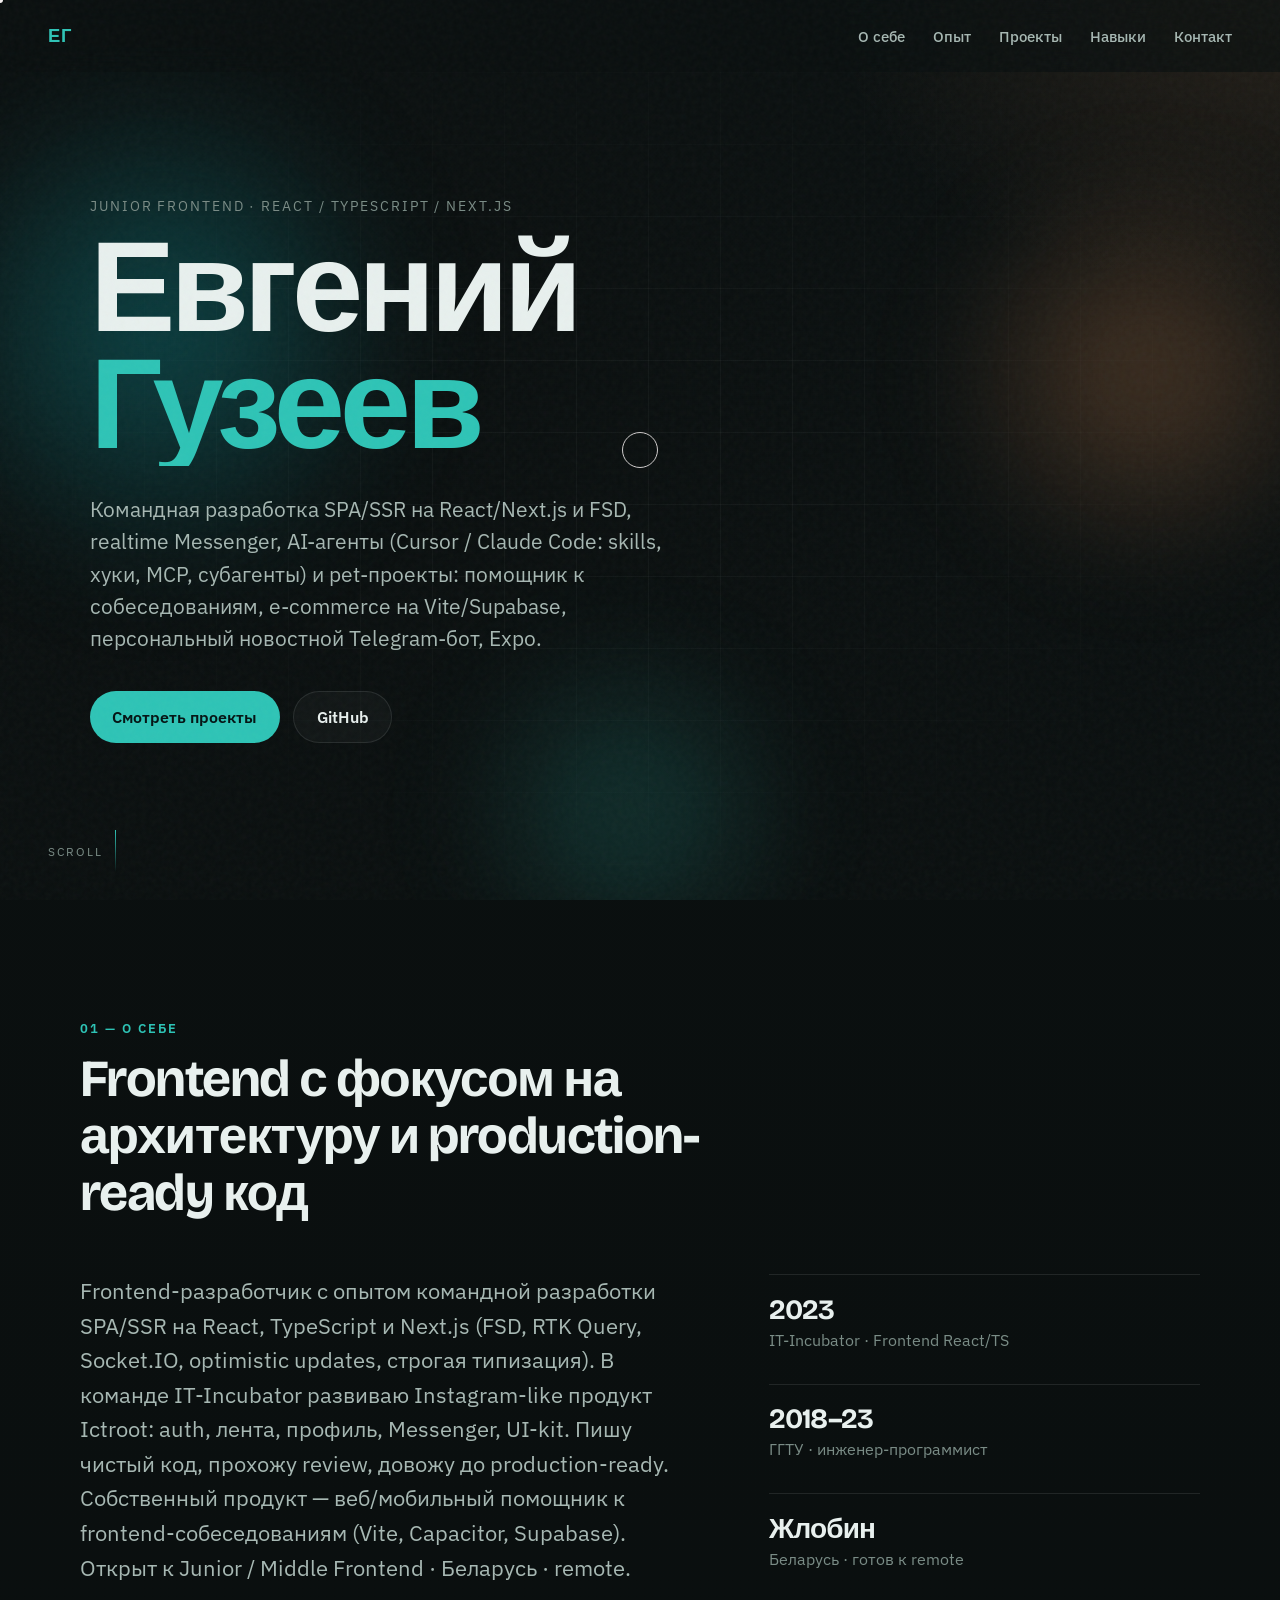
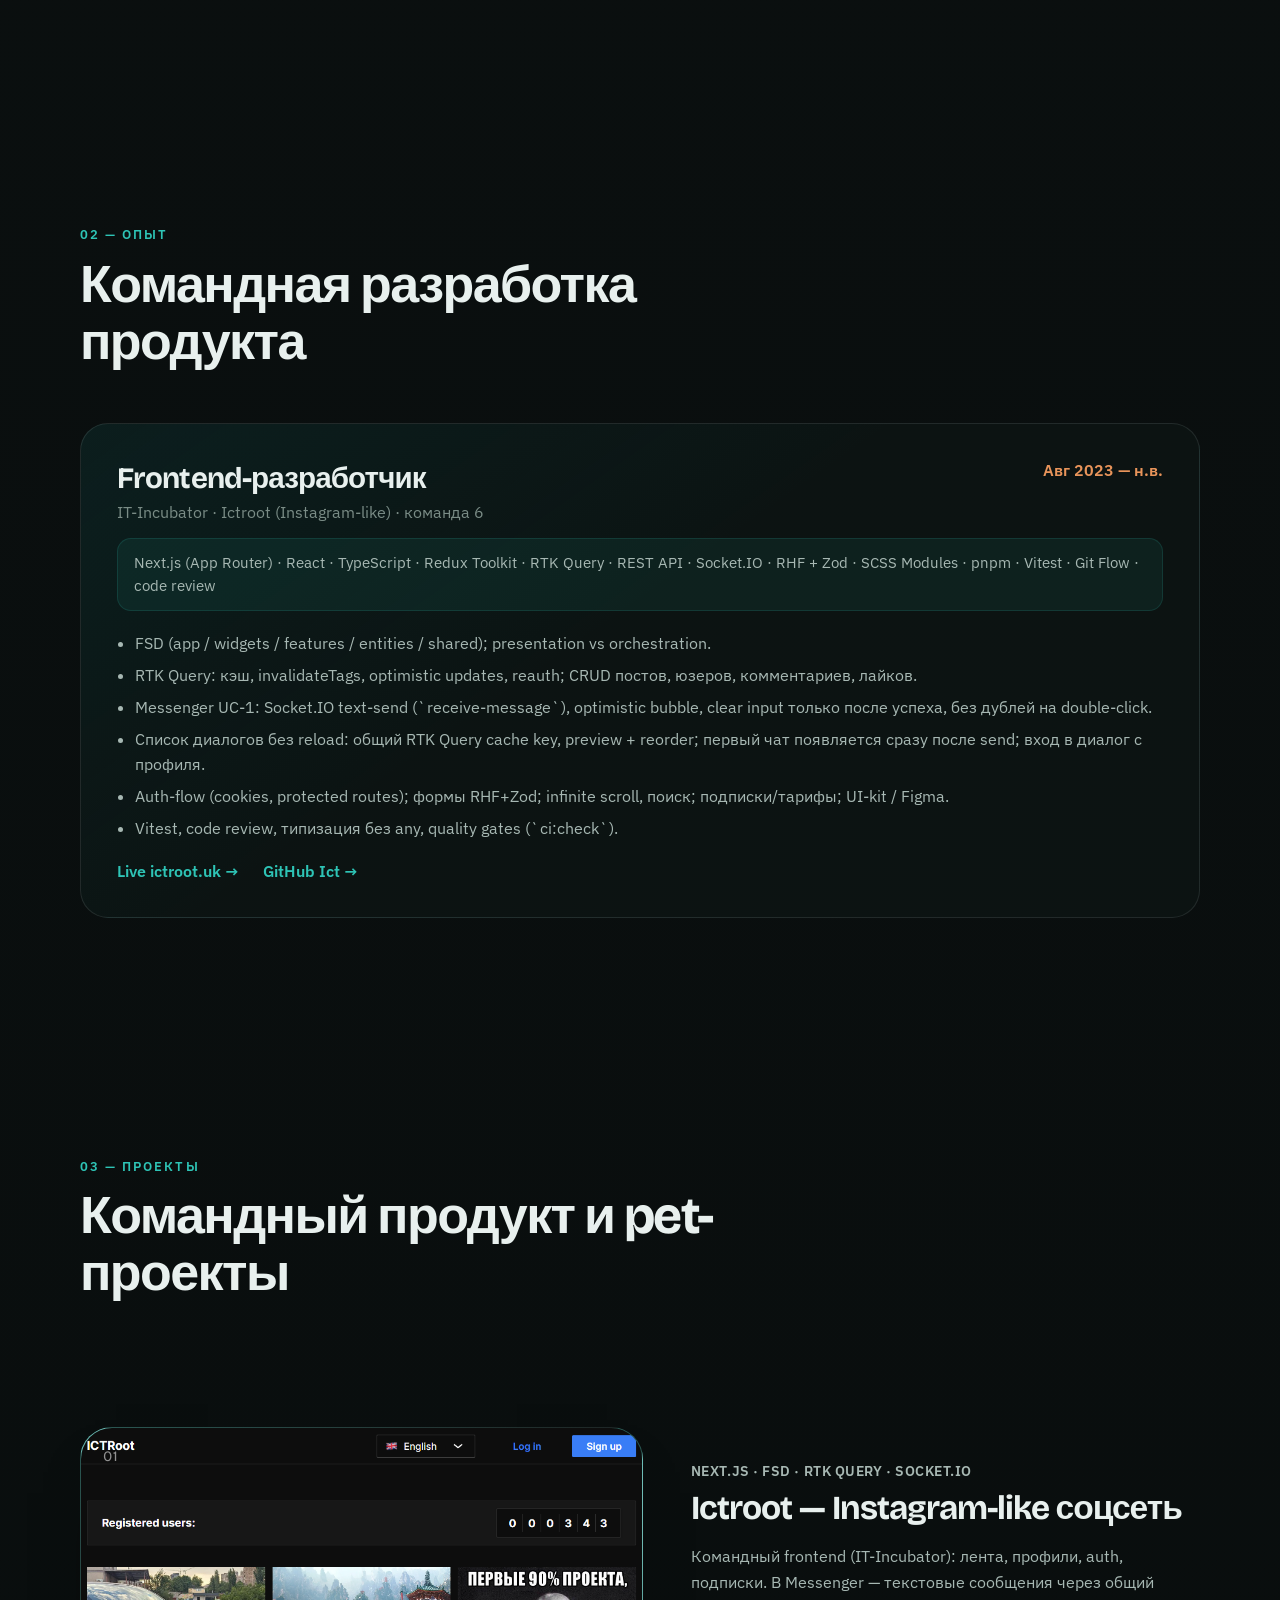
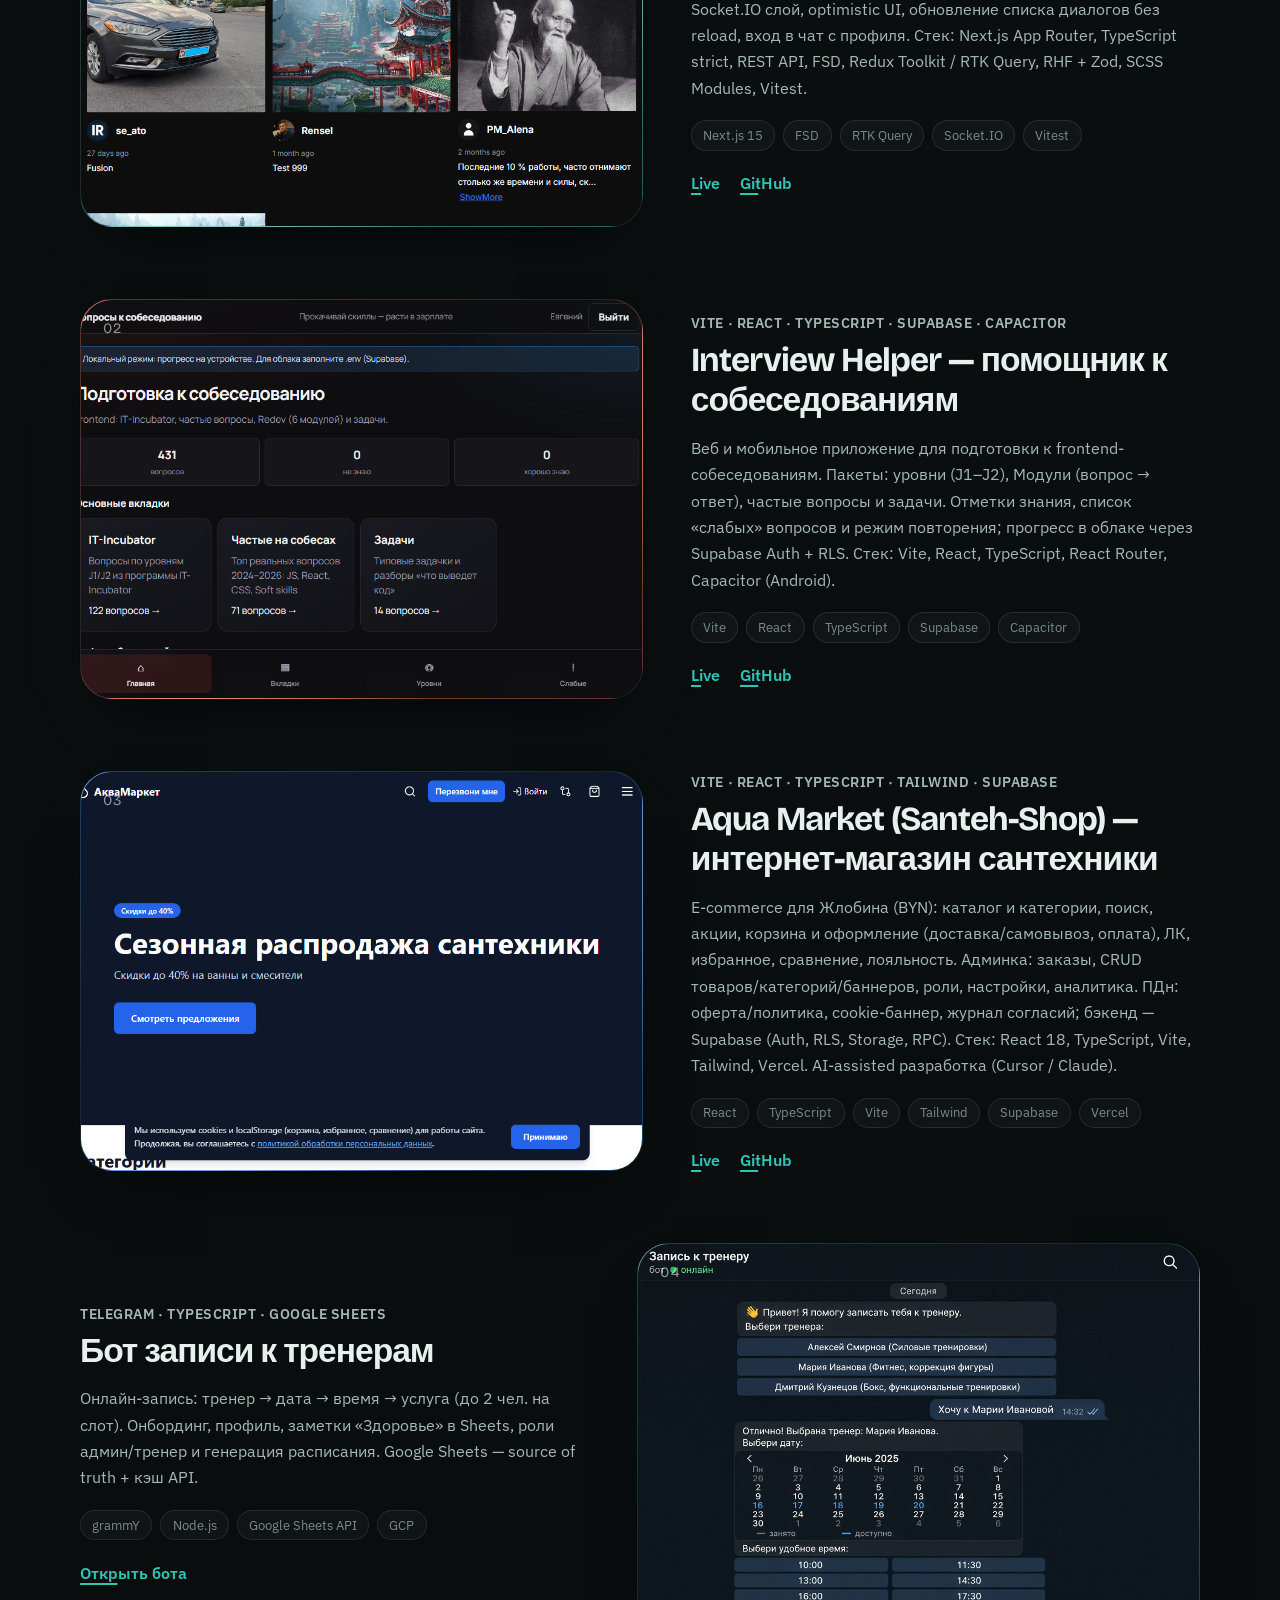
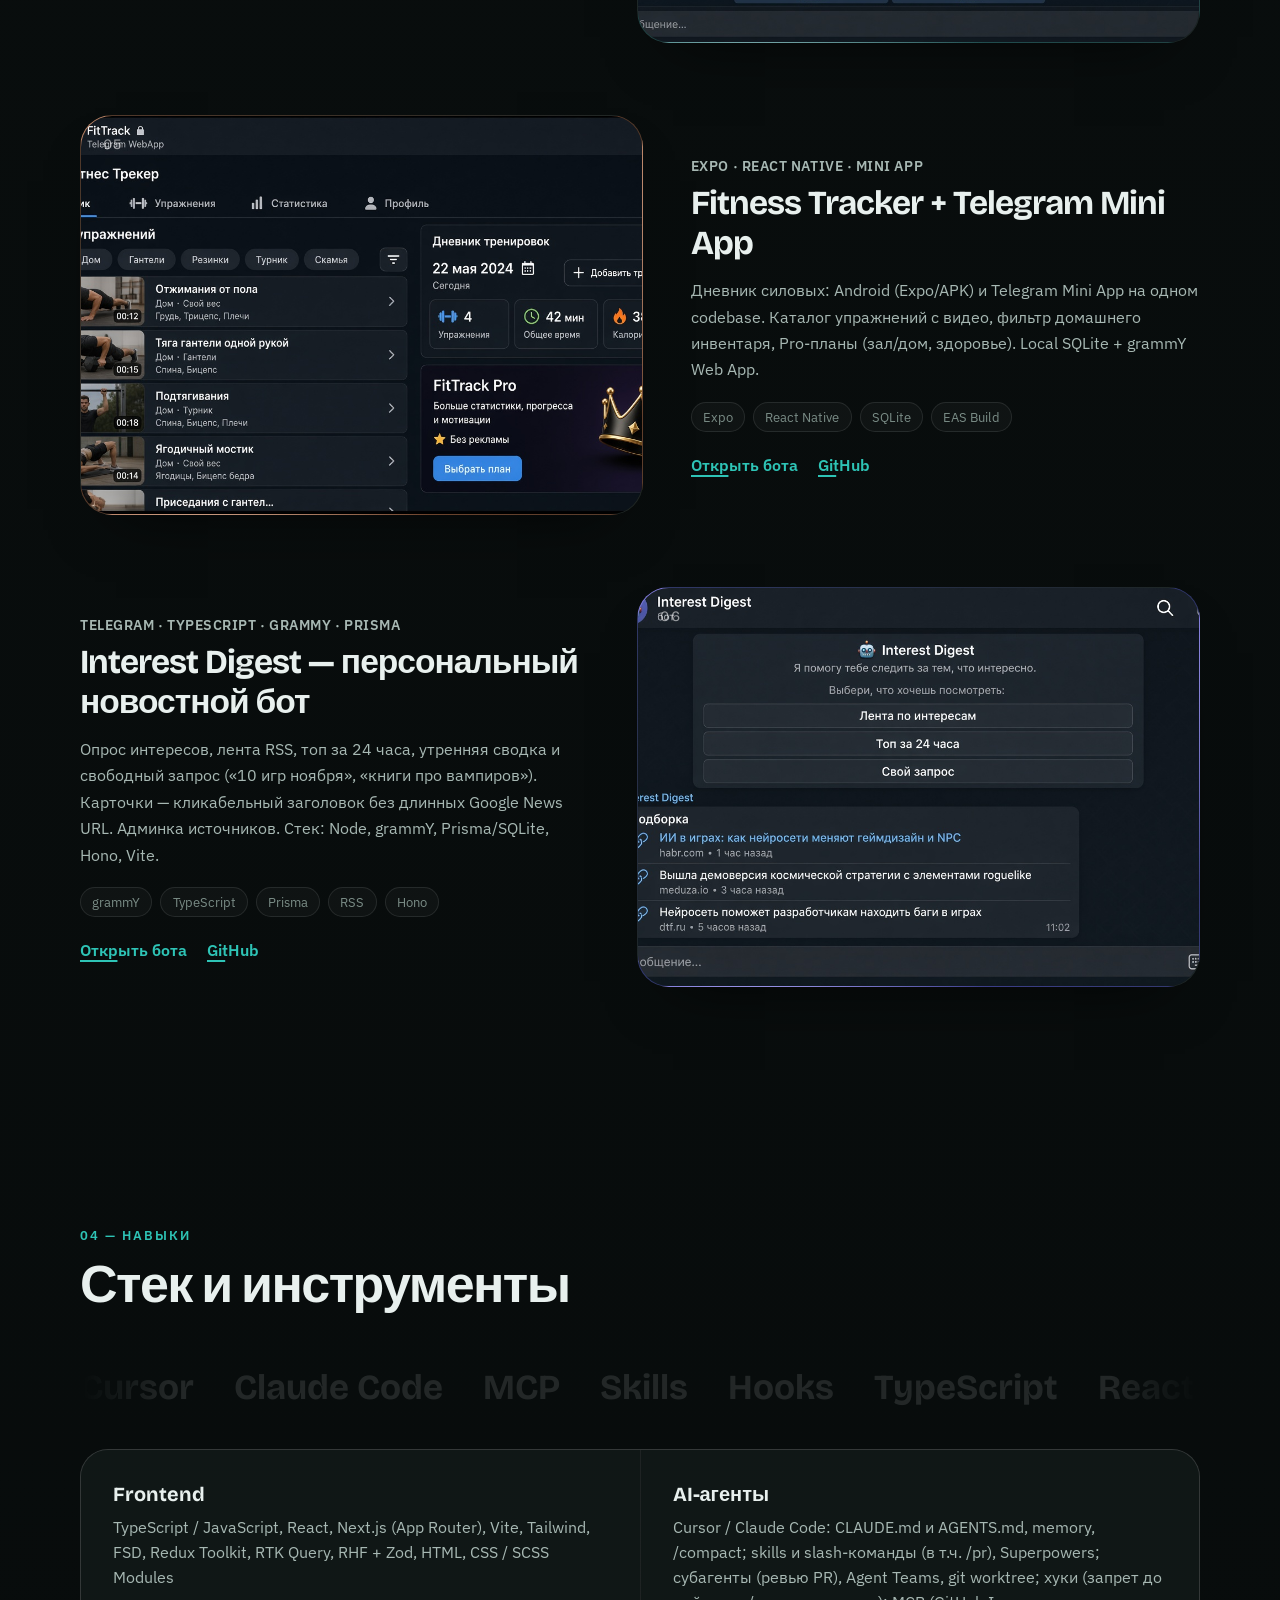
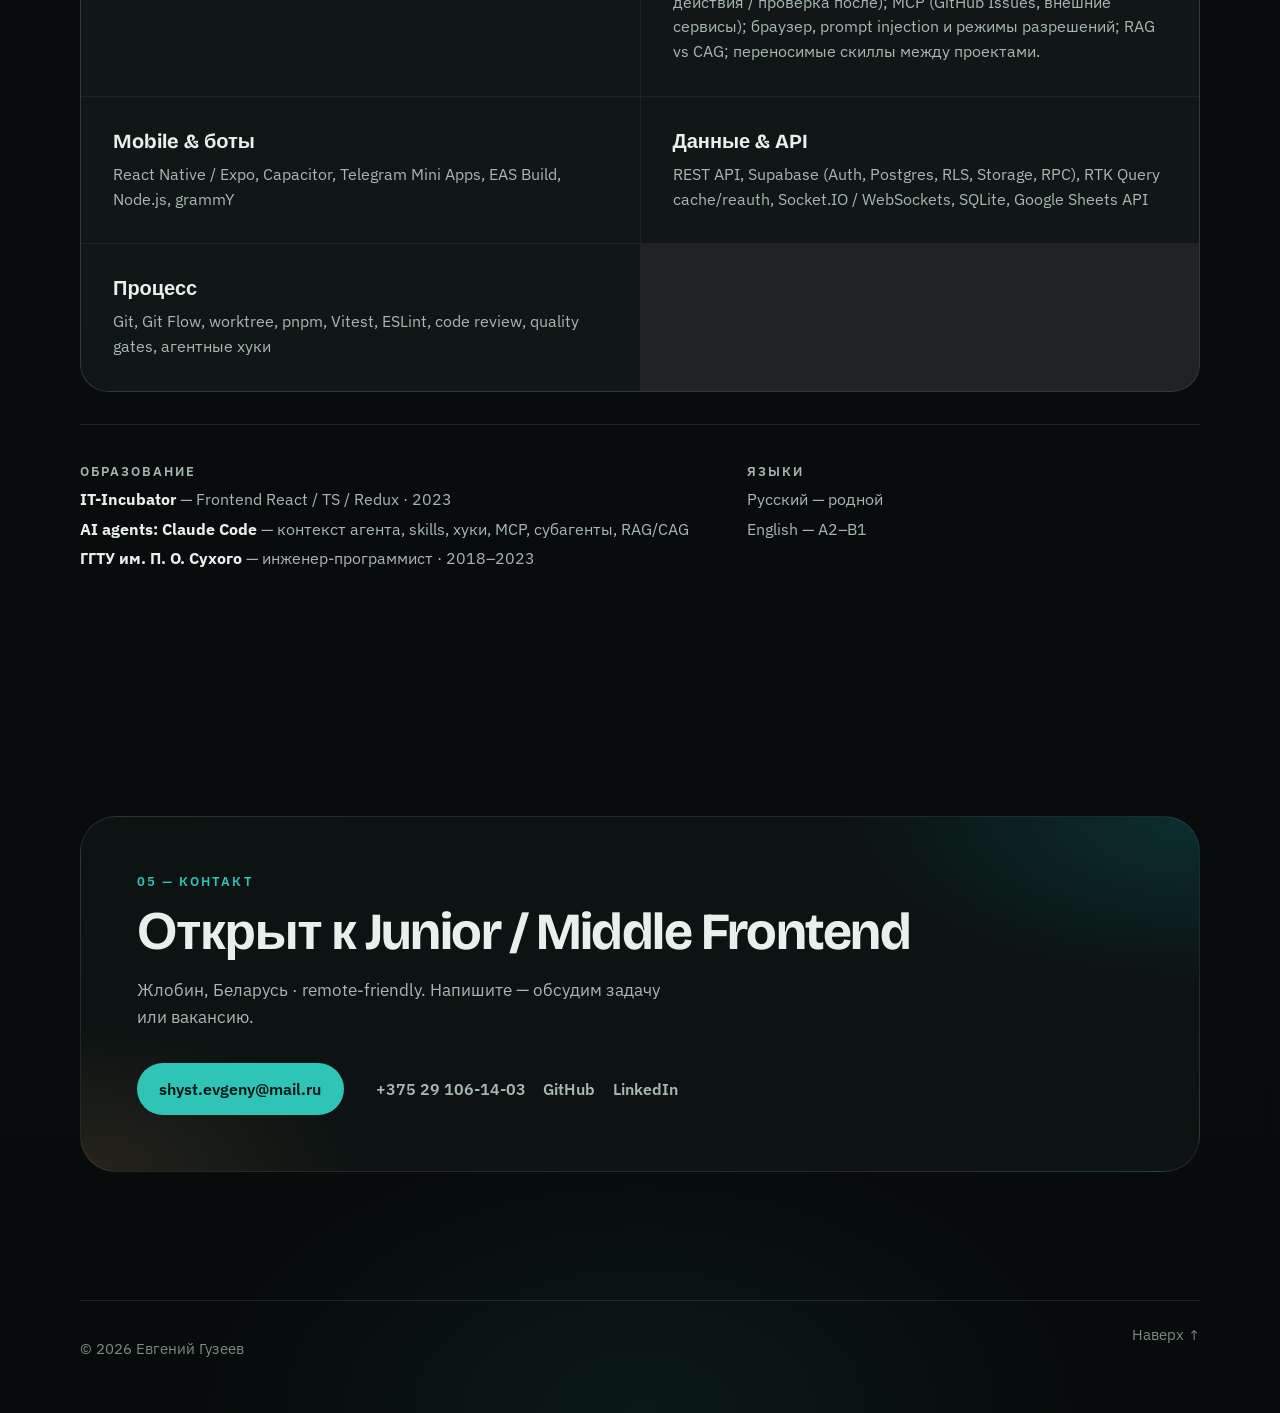
<file: index.html>
<!DOCTYPE html>
<html lang="ru">

<head>
  <meta charset="UTF-8" />
  <meta name="viewport" content="width=device-width, initial-scale=1.0" />
  <title>Евгений Гузеев — Frontend Developer</title>
  <meta name="description"
    content="Frontend-разработчик: React, TypeScript, Next.js, FSD. Cursor / Claude Code: skills, хуки, MCP, субагенты. Ictroot, Interview Helper, Aqua Market, Interest Digest." />
  <link rel="preconnect" href="https://fonts.googleapis.com" />
  <link rel="preconnect" href="https://fonts.gstatic.com" crossorigin />
  <link
    href="https://fonts.googleapis.com/css2?family=Bricolage+Grotesque:opsz,wght@12..96,400;12..96,600;12..96,700;12..96,800&family=IBM+Plex+Sans:wght@400;500;600&display=swap"
    rel="stylesheet" />
  <link rel="stylesheet" href="styles.css" />
</head>

<body>
  <div class="noise" aria-hidden="true"></div>
  <div class="cursor" aria-hidden="true"></div>
  <div class="cursor-dot" aria-hidden="true"></div>

  <header class="site-header" id="top">
    <a class="logo" href="#top" data-magnetic>ЕГ</a>
    <nav class="nav" aria-label="Основная навигация">
      <a href="#about">О себе</a>
      <a href="#experience">Опыт</a>
      <a href="#projects">Проекты</a>
      <a href="#skills">Навыки</a>
      <a href="#contact">Контакт</a>
    </nav>
    <button class="nav-toggle" type="button" aria-label="Открыть меню" aria-expanded="false">
      <span></span><span></span>
    </button>
  </header>

  <main>
    <section class="hero">
      <div class="hero-bg" aria-hidden="true">
        <div class="orb orb-a"></div>
        <div class="orb orb-b"></div>
        <div class="orb orb-c"></div>
        <div class="grid-lines"></div>
      </div>
      <div class="hero-inner">
        <p class="hero-kicker reveal">Junior Frontend · React / TypeScript / Next.js</p>
        <h1 class="hero-name">
          <span class="reveal-line"><span>Евгений</span></span>
          <span class="reveal-line"><span>Гузеев</span></span>
        </h1>
        <p class="hero-tagline reveal">
          Командная разработка SPA/SSR на React/Next.js и FSD, realtime Messenger, AI-агенты
          (Cursor / Claude Code: skills, хуки, MCP, субагенты) и pet-проекты: помощник к собеседованиям,
          e-commerce на Vite/Supabase, персональный новостной Telegram-бот, Expo.
        </p>
        <div class="hero-actions reveal">
          <a class="btn btn-primary" href="#projects" data-magnetic>Смотреть проекты</a>
          <a class="btn btn-ghost" href="https://github.com/GuzeevZhenya" target="_blank" rel="noopener noreferrer"
            data-magnetic>GitHub</a>
        </div>
      </div>
      <a class="scroll-hint" href="#about" aria-label="К разделу о себе">
        <span>Scroll</span>
        <i></i>
      </a>
    </section>

    <section class="section about" id="about">
      <div class="section-head reveal">
        <p class="eyebrow">01 — О себе</p>
        <h2>Frontend с фокусом на архитектуру и production-ready код</h2>
      </div>
      <div class="about-grid">
        <p class="about-lead reveal">
          Frontend-разработчик с опытом командной разработки SPA/SSR на React, TypeScript и
          Next.js (FSD, RTK Query, Socket.IO, optimistic updates, строгая типизация). В команде
          IT-Incubator развиваю Instagram-like продукт Ictroot: auth, лента, профиль, Messenger, UI-kit.
          Пишу чистый код, прохожу review, довожу до production-ready. Собственный продукт —
          веб/мобильный помощник к frontend-собеседованиям (Vite, Capacitor, Supabase). Открыт к
          Junior / Middle Frontend · Беларусь · remote.
        </p>
        <ul class="about-facts">
          <li class="reveal">
            <strong>2023</strong>
            <span>IT-Incubator · Frontend React/TS</span>
          </li>
          <li class="reveal">
            <strong>2018–23</strong>
            <span>ГГТУ · инженер-программист</span>
          </li>
          <li class="reveal">
            <strong>Жлобин</strong>
            <span>Беларусь · готов к remote</span>
          </li>
        </ul>
      </div>
    </section>

    <section class="section experience" id="experience">
      <div class="section-head reveal">
        <p class="eyebrow">02 — Опыт</p>
        <h2>Командная разработка продукта</h2>
      </div>
      <article class="job reveal">
        <div class="job-top">
          <div>
            <h3>Frontend-разработчик</h3>
            <p class="job-place">IT-Incubator · Ictroot (Instagram-like) · команда 6</p>
          </div>
          <p class="job-dates">Авг 2023 — н.в.</p>
        </div>
        <p class="job-stack">
          Next.js (App Router) · React · TypeScript · Redux Toolkit · RTK Query · REST API · Socket.IO · RHF +
          Zod · SCSS Modules · pnpm · Vitest · Git Flow · code review
        </p>
        <ul class="job-list">
          <li>FSD (app / widgets / features / entities / shared); presentation vs orchestration.</li>
          <li>
            RTK Query: кэш, invalidateTags, optimistic updates, reauth; CRUD постов, юзеров,
            комментариев, лайков.
          </li>
          <li>
            Messenger UC-1: Socket.IO text-send (`receive-message`), optimistic bubble, clear input
            только после успеха, без дублей на double-click.
          </li>
          <li>
            Список диалогов без reload: общий RTK Query cache key, preview + reorder; первый чат
            появляется сразу после send; вход в диалог с профиля.
          </li>
          <li>
            Auth-flow (cookies, protected routes); формы RHF+Zod; infinite scroll, поиск;
            подписки/тарифы; UI-kit / Figma.
          </li>
          <li>Vitest, code review, типизация без any, quality gates (`ci:check`).</li>
        </ul>
        <div class="job-links">
          <a class="text-link" href="https://ictroot.uk" target="_blank" rel="noopener noreferrer">Live ictroot.uk →</a>
          <a class="text-link" href="https://github.com/ictroot70/Ict" target="_blank" rel="noopener noreferrer">GitHub
            Ict →</a>
        </div>
      </article>
    </section>

    <section class="section projects" id="projects">
      <div class="section-head reveal">
        <p class="eyebrow">03 — Проекты</p>
        <h2>Командный продукт и pet-проекты</h2>
      </div>

      <article class="project reveal" data-tilt>
        <div class="project-visual" style="--accent: #2ec4b6">
          <div class="project-visual-inner has-shot">
            <span class="project-index">01</span>
            <img class="project-shot" src="images/ictroot.png" alt="Ictroot — лента постов" />
          </div>
        </div>
        <div class="project-body">
          <p class="project-meta">Next.js · FSD · RTK Query · Socket.IO</p>
          <h3>Ictroot — Instagram-like соцсеть</h3>
          <p>
            Командный frontend (IT-Incubator): лента, профили, auth, подписки. В Messenger —
            текстовые сообщения через общий Socket.IO слой, optimistic UI, обновление списка
            диалогов без reload, вход в чат с профиля. Стек: Next.js App Router, TypeScript
            strict, REST API, FSD, Redux Toolkit / RTK Query, RHF + Zod, SCSS Modules, Vitest.
          </p>
          <ul class="tags">
            <li>Next.js 15</li>
            <li>FSD</li>
            <li>RTK Query</li>
            <li>Socket.IO</li>
            <li>Vitest</li>
          </ul>
          <div class="project-links">
            <a href="https://ictroot.uk" target="_blank" rel="noopener noreferrer">Live</a>
            <a href="https://github.com/ictroot70/Ict" target="_blank" rel="noopener noreferrer">GitHub</a>
          </div>
        </div>
      </article>

      <article class="project reveal" data-tilt>
        <div class="project-visual" style="--accent: #e23b3b">
          <div class="project-visual-inner has-shot">
            <span class="project-index">02</span>
            <img class="project-shot" src="images/interview-helper.png" alt="Interview Helper — главная" />
          </div>
        </div>
        <div class="project-body">
          <p class="project-meta">Vite · React · TypeScript · Supabase · Capacitor</p>
          <h3>Interview Helper — помощник к собеседованиям</h3>
          <p>
            Веб и мобильное приложение для подготовки к frontend-собеседованиям. Пакеты: уровни
            (J1–J2), Модули (вопрос → ответ), частые вопросы и задачи.
            Отметки знания, список «слабых» вопросов и режим повторения; прогресс в облаке через
            Supabase Auth + RLS. Стек: Vite, React, TypeScript, React Router, Capacitor (Android).
          </p>
          <ul class="tags">
            <li>Vite</li>
            <li>React</li>
            <li>TypeScript</li>
            <li>Supabase</li>
            <li>Capacitor</li>
          </ul>
          <div class="project-links">
            <a href="https://interview-helper-guzeevzhenya199602-6642s-projects.vercel.app/" target="_blank" rel="noopener noreferrer">Live</a>
            <a href="https://github.com/GuzeevZhenya/Interview_Helper" target="_blank"
              rel="noopener noreferrer">GitHub</a>
          </div>
        </div>
      </article>

      <article class="project reveal" data-tilt>
        <div class="project-visual" style="--accent: #2563eb">
          <div class="project-visual-inner has-shot">
            <span class="project-index">03</span>
            <img class="project-shot" src="images/santeh-shop.png" alt="АкваМаркет — главная магазина" />
          </div>
        </div>
        <div class="project-body">
          <p class="project-meta">Vite · React · TypeScript · Tailwind · Supabase</p>
          <h3>Aqua Market (Santeh-Shop) — интернет-магазин сантехники</h3>
          <p>
            E-commerce для Жлобина (BYN): каталог и категории, поиск, акции, корзина и оформление
            (доставка/самовывоз, оплата), ЛК, избранное, сравнение, лояльность. Админка: заказы,
            CRUD товаров/категорий/баннеров, роли, настройки, аналитика. ПДн: оферта/политика,
            cookie-баннер, журнал согласий; бэкенд — Supabase (Auth, RLS, Storage, RPC).
            Стек: React 18, TypeScript, Vite, Tailwind, Vercel. AI-assisted разработка (Cursor / Claude).
          </p>
          <ul class="tags">
            <li>React</li>
            <li>TypeScript</li>
            <li>Vite</li>
            <li>Tailwind</li>
            <li>Supabase</li>
            <li>Vercel</li>
          </ul>
          <div class="project-links">
            <a href="https://santeh-shop-1tm23fulo-guzeevzhenya199602-6642s-projects.vercel.app/" target="_blank" rel="noopener noreferrer">Live</a>
            <a href="https://github.com/GuzeevZhenya/Santeh-Shop" target="_blank"
              rel="noopener noreferrer">GitHub</a>
          </div>
        </div>
      </article>

      <article class="project project-alt reveal" data-tilt>
        <div class="project-visual" style="--accent: #0d7377">
          <div class="project-visual-inner has-shot">
            <span class="project-index">04</span>
            <img class="project-shot" src="images/book-training.jpg" alt="Бот записи к тренерам" />
          </div>
        </div>
        <div class="project-body">
          <p class="project-meta">Telegram · TypeScript · Google Sheets</p>
          <h3>Бот записи к тренерам</h3>
          <p>
            Онлайн-запись: тренер → дата → время → услуга (до 2 чел. на слот). Онбординг,
            профиль, заметки «Здоровье» в Sheets, роли админ/тренер и генерация расписания.
            Google Sheets — source of truth + кэш API.
          </p>
          <ul class="tags">
            <li>grammY</li>
            <li>Node.js</li>
            <li>Google Sheets API</li>
            <li>GCP</li>
          </ul>
          <div class="project-links">
            <a href="https://t.me/book_training_bot" target="_blank" rel="noopener noreferrer">Открыть бота</a>
          </div>
        </div>
      </article>

      <article class="project reveal" data-tilt>
        <div class="project-visual" style="--accent: #c45c26">
          <div class="project-visual-inner has-shot">
            <span class="project-index">05</span>
            <img class="project-shot" src="images/fitness-tracker.jpg" alt="Fitness Tracker Mini App" />
          </div>
        </div>
        <div class="project-body">
          <p class="project-meta">Expo · React Native · Mini App</p>
          <h3>Fitness Tracker + Telegram Mini App</h3>
          <p>
            Дневник силовых: Android (Expo/APK) и Telegram Mini App на одном codebase. Каталог
            упражнений с видео, фильтр домашнего инвентаря, Pro-планы (зал/дом, здоровье). Local
            SQLite + grammY Web App.
          </p>
          <ul class="tags">
            <li>Expo</li>
            <li>React Native</li>
            <li>SQLite</li>
            <li>EAS Build</li>
          </ul>
          <div class="project-links">
            <a href="https://t.me/SportNotebook_bot" target="_blank" rel="noopener noreferrer">Открыть бота</a>
            <a href="https://github.com/GuzeevZhenya/Fitnes-Trecker-TG_Bot-" target="_blank"
              rel="noopener noreferrer">GitHub</a>
          </div>
        </div>
      </article>

      <article class="project project-alt reveal" data-tilt>
        <div class="project-visual" style="--accent: #5b4dff">
          <div class="project-visual-inner has-shot">
            <span class="project-index">06</span>
            <img class="project-shot" src="images/interest-digest.jpg" alt="Interest Digest в Telegram" />
          </div>
        </div>
        <div class="project-body">
          <p class="project-meta">Telegram · TypeScript · grammY · Prisma</p>
          <h3>Interest Digest — персональный новостной бот</h3>
          <p>
            Опрос интересов, лента RSS, топ за 24 часа, утренняя сводка и свободный запрос
            («10 игр ноября», «книги про вампиров»). Карточки — кликабельный заголовок без
            длинных Google News URL. Админка источников. Стек: Node, grammY, Prisma/SQLite, Hono, Vite.
          </p>
          <ul class="tags">
            <li>grammY</li>
            <li>TypeScript</li>
            <li>Prisma</li>
            <li>RSS</li>
            <li>Hono</li>
          </ul>
          <div class="project-links">
            <a href="https://t.me/InterestDigestBot" target="_blank" rel="noopener noreferrer">Открыть бота</a>
            <a href="https://github.com/GuzeevZhenya/Interest-Digest_Bot" target="_blank"
              rel="noopener noreferrer">GitHub</a>
          </div>
        </div>
      </article>
    </section>

    <section class="section skills" id="skills">
      <div class="section-head reveal">
        <p class="eyebrow">04 — Навыки</p>
        <h2>Стек и инструменты</h2>
      </div>
      <div class="skills-marquee" aria-hidden="true">
        <div class="marquee-track">
          <span>Cursor</span><span>Claude Code</span><span>MCP</span><span>Skills</span><span>Hooks</span>
          <span>TypeScript</span><span>React</span><span>Next.js</span><span>Vite</span><span>Tailwind</span>
          <span>Supabase</span><span>Vercel</span><span>FSD</span><span>RTK Query</span>
          <span>Cursor</span><span>Claude Code</span><span>MCP</span><span>Skills</span><span>Hooks</span>
          <span>TypeScript</span><span>React</span><span>Next.js</span><span>Vite</span><span>Tailwind</span>
          <span>Supabase</span><span>Vercel</span><span>FSD</span><span>RTK Query</span>
        </div>
      </div>
      <ul class="skills-list">
        <li class="reveal">
          <h3>Frontend</h3>
          <p>TypeScript / JavaScript, React, Next.js (App Router), Vite, Tailwind, FSD, Redux Toolkit, RTK Query, RHF +
            Zod, HTML, CSS / SCSS Modules</p>
        </li>
        <li class="reveal">
          <h3>AI-агенты</h3>
          <p>
            Cursor / Claude Code: CLAUDE.md и AGENTS.md, memory, /compact; skills и slash-команды
            (в т.ч. /pr), Superpowers; субагенты (ревью PR), Agent Teams, git worktree; хуки
            (запрет до действия / проверка после); MCP (GitHub Issues, внешние сервисы); браузер,
            prompt injection и режимы разрешений; RAG vs CAG; переносимые скиллы между проектами.
          </p>
        </li>
        <li class="reveal">
          <h3>Mobile &amp; боты</h3>
          <p>React Native / Expo, Capacitor, Telegram Mini Apps, EAS Build, Node.js, grammY</p>
        </li>
        <li class="reveal">
          <h3>Данные &amp; API</h3>
          <p>REST API, Supabase (Auth, Postgres, RLS, Storage, RPC), RTK Query cache/reauth, Socket.IO / WebSockets,
            SQLite, Google Sheets API</p>
        </li>
        <li class="reveal">
          <h3>Процесс</h3>
          <p>Git, Git Flow, worktree, pnpm, Vitest, ESLint, code review, quality gates, агентные хуки</p>
        </li>
      </ul>
      <div class="edu-row reveal">
        <div>
          <p class="eyebrow">Образование</p>
            <p><strong>IT-Incubator</strong> — Frontend React / TS / Redux · 2023</p>
            <p><strong>AI agents: Claude Code</strong> — контекст агента, skills, хуки, MCP, субагенты, RAG/CAG</p>
            <p><strong>ГГТУ им. П. О. Сухого</strong> — инженер-программист · 2018–2023</p>
        </div>
        <div>
          <p class="eyebrow">Языки</p>
          <p>Русский — родной</p>
          <p>English — A2–B1</p>
        </div>
      </div>
    </section>

    <section class="section contact" id="contact">
      <div class="contact-panel reveal">
        <p class="eyebrow">05 — Контакт</p>
        <h2>Открыт к Junior / Middle Frontend</h2>
        <p>
          Жлобин, Беларусь · remote-friendly. Напишите — обсудим задачу или вакансию.
        </p>
        <div class="contact-actions">
          <a class="btn btn-primary" href="mailto:shyst.evgeny@mail.ru" data-magnetic>shyst.evgeny@mail.ru</a>
          <div class="socials">
            <a href="tel:+375291061403" data-magnetic>+375 29 106-14-03</a>
            <a href="https://github.com/GuzeevZhenya" target="_blank" rel="noopener noreferrer" data-magnetic>GitHub</a>
            <a href="https://linkedin.com/in/evgeny-guzeev-7aa5b71a2" target="_blank" rel="noopener noreferrer"
              data-magnetic>LinkedIn</a>
          </div>
        </div>
      </div>
    </section>
  </main>

  <footer class="site-footer">
    <p>© <span id="year"></span> Евгений Гузеев</p>
    <a href="#top">Наверх ↑</a>
  </footer>

  <script src="script.js"></script>
</body>

</html>
</file>
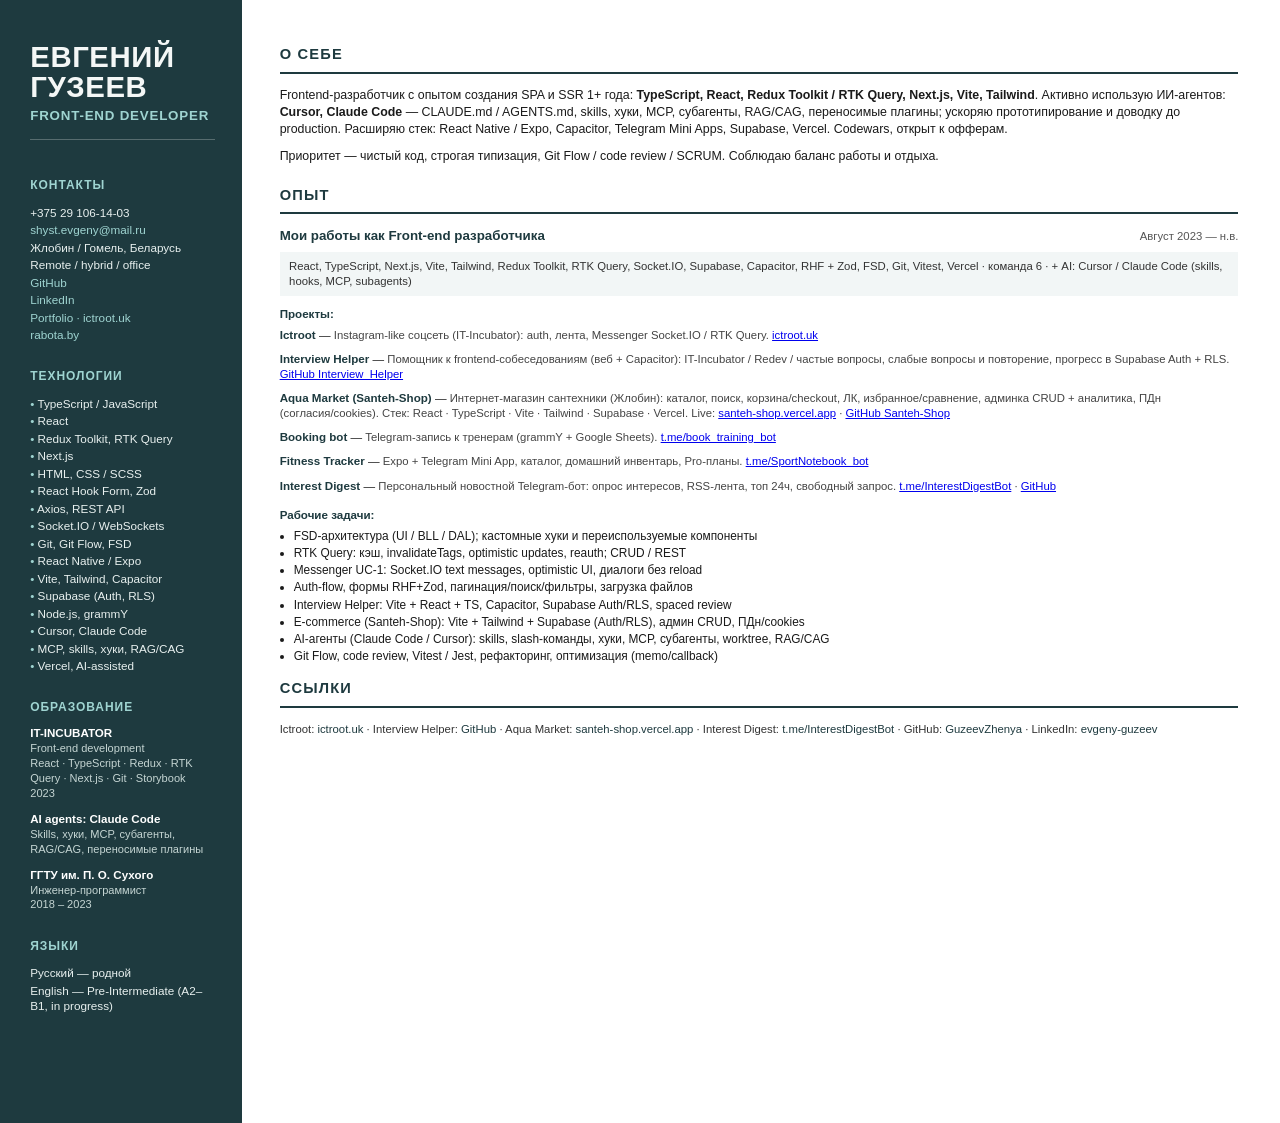
<file: resume-print.html>
<!DOCTYPE html>
<html lang="ru">
<head>
  <meta charset="UTF-8" />
  <title>Евгений Гузеев — Frontend Developer</title>
  <style>
    @page { size: A4; margin: 0; }
    * { box-sizing: border-box; margin: 0; padding: 0; }
    body {
      font-family: Calibri, "Segoe UI", Arial, sans-serif;
      font-size: 8.7pt;
      line-height: 1.28;
      color: #1a1a1a;
      -webkit-print-color-adjust: exact;
      print-color-adjust: exact;
    }
    .page {
      display: grid;
      grid-template-columns: 64mm 1fr;
      min-height: 297mm;
    }
    .sidebar {
      background: #1e3a3f;
      color: #f4f7f6;
      padding: 11mm 7mm 10mm 8mm;
    }
    .sidebar a { color: #9fd4d1; text-decoration: none; }
    .name {
      font-size: 22pt;
      font-weight: 700;
      line-height: 1.05;
      letter-spacing: 0.02em;
      margin-bottom: 4px;
    }
    .title {
      font-size: 10pt;
      font-weight: 600;
      color: #9fd4d1;
      text-transform: uppercase;
      letter-spacing: 0.06em;
      margin-bottom: 10mm;
      padding-bottom: 4mm;
      border-bottom: 1px solid rgba(255,255,255,0.25);
    }
    .side-block { margin-bottom: 7mm; }
    .side-h {
      font-size: 9pt;
      font-weight: 700;
      text-transform: uppercase;
      letter-spacing: 0.08em;
      color: #9fd4d1;
      margin-bottom: 3mm;
    }
    .side-block p, .side-block li {
      font-size: 8.8pt;
      margin-bottom: 2.5px;
      color: #e8f0ef;
    }
    .side-block ul { list-style: none; padding: 0; }
    .side-block ul li::before {
      content: "• ";
      color: #9fd4d1;
    }
    .edu strong { display: block; color: #fff; margin-top: 3mm; }
    .edu span { font-size: 8.3pt; color: #c5d5d3; }

    .main {
      padding: 12mm 11mm 10mm 10mm;
      background: #fff;
    }
    .main-h {
      font-size: 11pt;
      font-weight: 700;
      text-transform: uppercase;
      letter-spacing: 0.08em;
      color: #1e3a3f;
      border-bottom: 2px solid #1e3a3f;
      padding-bottom: 2mm;
      margin: 0 0 3.5mm;
    }
    .about {
      margin-bottom: 5.5mm;
      font-size: 9.3pt;
      line-height: 1.38;
    }
    .about p + p { margin-top: 2.5mm; }

    .exp-head {
      display: flex;
      justify-content: space-between;
      gap: 8px;
      align-items: baseline;
      margin-bottom: 2mm;
    }
    .exp-head strong { font-size: 10pt; color: #1e3a3f; }
    .exp-dates { font-size: 8.5pt; color: #555; white-space: nowrap; }
    .stack-line {
      font-size: 8.5pt;
      color: #333;
      margin-bottom: 3mm;
      padding: 2mm 2.5mm;
      background: #f2f6f6;
    }

    .projects { margin-bottom: 4mm; }
    .proj {
      margin-bottom: 2.5mm;
    }
    .proj strong { color: #1e3a3f; }
    .proj span { font-size: 8.5pt; color: #444; }

    .tasks { padding-left: 14px; margin-bottom: 4mm; }
    .tasks li { margin-bottom: 2px; font-size: 8.9pt; }

    .links {
      font-size: 8.5pt;
      color: #333;
      line-height: 1.45;
    }
    .links a { color: #1e3a3f; text-decoration: none; }
  </style>
</head>
<body>
  <div class="page">
    <aside class="sidebar">
      <div class="name">ЕВГЕНИЙ<br/>ГУЗЕЕВ</div>
      <div class="title">Front-end Developer</div>

      <div class="side-block">
        <div class="side-h">Контакты</div>
        <p>+375 29 106-14-03</p>
        <p><a href="mailto:shyst.evgeny@mail.ru">shyst.evgeny@mail.ru</a></p>
        <p>Жлобин / Гомель, Беларусь</p>
        <p>Remote / hybrid / office</p>
        <p><a href="https://github.com/GuzeevZhenya">GitHub</a></p>
        <p><a href="https://linkedin.com/in/evgeny-guzeev-7aa5b71a2">LinkedIn</a></p>
        <p><a href="https://ictroot.uk">Portfolio · ictroot.uk</a></p>
        <p><a href="https://gomel.rabota.by/resume/28554fd3ff104144470039ed1f773346363378">rabota.by</a></p>
      </div>

      <div class="side-block">
        <div class="side-h">Технологии</div>
        <ul>
          <li>TypeScript / JavaScript</li>
          <li>React</li>
          <li>Redux Toolkit, RTK Query</li>
          <li>Next.js</li>
          <li>HTML, CSS / SCSS</li>
          <li>React Hook Form, Zod</li>
          <li>Axios, REST API</li>
          <li>Socket.IO / WebSockets</li>
          <li>Git, Git Flow, FSD</li>
          <li>React Native / Expo</li>
          <li>Vite, Tailwind, Capacitor</li>
          <li>Supabase (Auth, RLS)</li>
          <li>Node.js, grammY</li>
          <li>Cursor, Claude Code</li>
          <li>MCP, skills, хуки, RAG/CAG</li>
          <li>Vercel, AI-assisted</li>
        </ul>
      </div>

      <div class="side-block edu">
        <div class="side-h">Образование</div>
        <strong>IT-INCUBATOR</strong>
        <span>Front-end development<br/>React · TypeScript · Redux · RTK Query · Next.js · Git · Storybook<br/>2023</span>
        <strong>AI agents: Claude Code</strong>
        <span>Skills, хуки, MCP, субагенты, RAG/CAG, переносимые плагины</span>
        <strong>ГГТУ им. П. О. Сухого</strong>
        <span>Инженер-программист<br/>2018 – 2023</span>
      </div>

      <div class="side-block">
        <div class="side-h">Языки</div>
        <p>Русский — родной</p>
        <p>English — Pre-Intermediate (A2–B1, in progress)</p>
      </div>
    </aside>

    <main class="main">
      <h2 class="main-h">О себе</h2>
      <div class="about">
        <p>
          Frontend-разработчик с опытом создания SPA и SSR 1+ года:
          <strong>TypeScript, React, Redux Toolkit / RTK Query, Next.js, Vite, Tailwind</strong>.
          Активно использую ИИ-агентов:
          <strong>Cursor, Claude Code</strong> — CLAUDE.md / AGENTS.md, skills, хуки, MCP, субагенты,
          RAG/CAG, переносимые плагины; ускоряю прототипирование и доводку до production.
          Расширяю стек: React Native / Expo, Capacitor, Telegram Mini Apps, Supabase, Vercel. Codewars, открыт к офферам.
        </p>
        <p>
          Приоритет — чистый код, строгая типизация, Git Flow / code review / SCRUM.
          Соблюдаю баланс работы и отдыха.
        </p>
      </div>

      <h2 class="main-h">Опыт</h2>
      <div class="exp-head">
        <strong>Мои работы как Front-end разработчика</strong>
        <span class="exp-dates">Август 2023 — н.в.</span>
      </div>
      <p class="stack-line">
        React, TypeScript, Next.js, Vite, Tailwind, Redux Toolkit, RTK Query, Socket.IO, Supabase, Capacitor,
        RHF + Zod, FSD, Git, Vitest, Vercel
        · команда 6 · + AI: Cursor / Claude Code (skills, hooks, MCP, subagents)
      </p>

      <div class="projects">
        <p style="font-weight:700; margin-bottom:1.5mm; color:#1e3a3f;">Проекты:</p>
        <div class="proj">
          <strong>Ictroot</strong> —
          <span>
            Instagram-like соцсеть (IT-Incubator): auth, лента, Messenger Socket.IO / RTK Query.
            <a href="https://ictroot.uk">ictroot.uk</a>
          </span>
        </div>
        <div class="proj">
          <strong>Interview Helper</strong> —
          <span>
            Помощник к frontend-собеседованиям (веб + Capacitor): IT-Incubator / Redev / частые вопросы,
            слабые вопросы и повторение, прогресс в Supabase Auth + RLS.
            <a href="https://github.com/GuzeevZhenya/Interview_Helper">GitHub Interview_Helper</a>
          </span>
        </div>
        <div class="proj">
          <strong>Aqua Market (Santeh-Shop)</strong> —
          <span>
            Интернет-магазин сантехники (Жлобин): каталог, поиск, корзина/checkout, ЛК,
            избранное/сравнение, админка CRUD + аналитика, ПДн (согласия/cookies).
            Стек: React · TypeScript · Vite · Tailwind · Supabase · Vercel.
            Live:
            <a href="https://santeh-shop.vercel.app/">santeh-shop.vercel.app</a>
            ·
            <a href="https://github.com/GuzeevZhenya/Santeh-Shop">GitHub Santeh-Shop</a>
          </span>
        </div>
        <div class="proj">
          <strong>Booking bot</strong> —
          <span>
            Telegram-запись к тренерам (grammY + Google Sheets).
            <a href="https://t.me/book_training_bot">t.me/book_training_bot</a>
          </span>
        </div>
        <div class="proj">
          <strong>Fitness Tracker</strong> —
          <span>
            Expo + Telegram Mini App, каталог, домашний инвентарь, Pro-планы.
            <a href="https://t.me/SportNotebook_bot">t.me/SportNotebook_bot</a>
          </span>
        </div>
        <div class="proj">
          <strong>Interest Digest</strong> —
          <span>
            Персональный новостной Telegram-бот: опрос интересов, RSS-лента, топ 24ч, свободный запрос.
            <a href="https://t.me/InterestDigestBot">t.me/InterestDigestBot</a>
            ·
            <a href="https://github.com/GuzeevZhenya/Interest-Digest_Bot">GitHub</a>
          </span>
        </div>
      </div>

      <p style="font-weight:700; margin-bottom:1.5mm; color:#1e3a3f;">Рабочие задачи:</p>
      <ul class="tasks">
        <li>FSD-архитектура (UI / BLL / DAL); кастомные хуки и переиспользуемые компоненты</li>
        <li>RTK Query: кэш, invalidateTags, optimistic updates, reauth; CRUD / REST</li>
        <li>Messenger UC-1: Socket.IO text messages, optimistic UI, диалоги без reload</li>
        <li>Auth-flow, формы RHF+Zod, пагинация/поиск/фильтры, загрузка файлов</li>
        <li>Interview Helper: Vite + React + TS, Capacitor, Supabase Auth/RLS, spaced review</li>
        <li>E-commerce (Santeh-Shop): Vite + Tailwind + Supabase (Auth/RLS), админ CRUD, ПДн/cookies</li>
        <li>AI-агенты (Claude Code / Cursor): skills, slash-команды, хуки, MCP, субагенты, worktree, RAG/CAG</li>
        <li>Git Flow, code review, Vitest / Jest, рефакторинг, оптимизация (memo/callback)</li>
      </ul>

      <h2 class="main-h">Ссылки</h2>
      <div class="links">
        Ictroot: <a href="https://ictroot.uk">ictroot.uk</a> ·
        Interview Helper: <a href="https://github.com/GuzeevZhenya/Interview_Helper">GitHub</a> ·
        Aqua Market: <a href="https://santeh-shop.vercel.app/">santeh-shop.vercel.app</a> ·
        Interest Digest: <a href="https://t.me/InterestDigestBot">t.me/InterestDigestBot</a> ·
        GitHub: <a href="https://github.com/GuzeevZhenya">GuzeevZhenya</a> ·
        LinkedIn: <a href="https://linkedin.com/in/evgeny-guzeev-7aa5b71a2">evgeny-guzeev</a>
      </div>
    </main>
  </div>
</body>
</html>
</file>
<file: styles.css>
:root {
  --bg: #0b1010;
  --bg-deep: #070b0b;
  --ink: #e8f0ee;
  --ink-soft: #a7b8b3;
  --muted: #7a8c86;
  --line: rgba(232, 240, 238, 0.1);
  --panel: rgba(18, 28, 27, 0.72);
  --accent: #2ec4b6;
  --accent-deep: #0d7377;
  --accent-2: #e8945a;
  --radius: 28px;
  --header-h: 72px;
  --font-display: "Bricolage Grotesque", sans-serif;
  --font-body: "IBM Plex Sans", sans-serif;
  --ease: cubic-bezier(0.22, 1, 0.36, 1);
}

*,
*::before,
*::after {
  box-sizing: border-box;
}

html {
  scroll-behavior: smooth;
  color-scheme: dark;
}

body {
  margin: 0;
  min-height: 100vh;
  color: var(--ink);
  font-family: var(--font-body);
  background:
    radial-gradient(1100px 700px at 8% -8%, rgba(13, 115, 119, 0.28), transparent 55%),
    radial-gradient(900px 600px at 100% 0%, rgba(232, 148, 90, 0.12), transparent 50%),
    radial-gradient(800px 500px at 50% 100%, rgba(46, 196, 182, 0.08), transparent 55%),
    linear-gradient(180deg, var(--bg) 0%, var(--bg-deep) 100%);
  overflow-x: hidden;
  cursor: none;
}

body.menu-open {
  overflow: hidden;
}

a {
  color: inherit;
  text-decoration: none;
}

button {
  font: inherit;
}

.noise {
  pointer-events: none;
  position: fixed;
  inset: 0;
  z-index: 50;
  opacity: 0.035;
  background-image: url("data:image/svg+xml,%3Csvg viewBox='0 0 200 200' xmlns='http://www.w3.org/2000/svg'%3E%3Cfilter id='n'%3E%3CfeTurbulence type='fractalNoise' baseFrequency='0.85' numOctaves='4' stitchTiles='stitch'/%3E%3C/filter%3E%3Crect width='100%25' height='100%25' filter='url(%23n)'/%3E%3C/svg%3E");
}

.cursor,
.cursor-dot {
  pointer-events: none;
  position: fixed;
  top: 0;
  left: 0;
  z-index: 100;
  border-radius: 50%;
  transform: translate(-50%, -50%);
  mix-blend-mode: difference;
}

.cursor {
  width: 36px;
  height: 36px;
  border: 1.5px solid rgba(255, 255, 255, 0.85);
  transition:
    width 0.25s var(--ease),
    height 0.25s var(--ease),
    background 0.25s var(--ease),
    opacity 0.2s ease;
}

.cursor.is-hover {
  width: 64px;
  height: 64px;
  background: rgba(255, 255, 255, 0.12);
}

.cursor-dot {
  width: 6px;
  height: 6px;
  background: #fff;
}

@media (hover: none), (pointer: coarse) {
  body {
    cursor: auto;
  }

  .cursor,
  .cursor-dot {
    display: none;
  }
}

.site-header {
  position: fixed;
  inset: 0 0 auto;
  z-index: 40;
  height: var(--header-h);
  display: flex;
  align-items: center;
  justify-content: space-between;
  padding: 0 clamp(1.25rem, 4vw, 3rem);
  backdrop-filter: blur(16px);
  background: rgba(11, 16, 16, 0.7);
  border-bottom: 1px solid transparent;
  transition:
    border-color 0.3s ease,
    background 0.3s ease;
}

.site-header.scrolled {
  border-bottom-color: var(--line);
  background: rgba(7, 11, 11, 0.88);
}

.logo {
  font-family: var(--font-display);
  font-weight: 800;
  font-size: 1.15rem;
  letter-spacing: 0.04em;
  color: var(--accent);
}

.nav {
  display: flex;
  gap: 1.75rem;
}

.nav a {
  position: relative;
  font-size: 0.95rem;
  font-weight: 500;
  color: var(--ink-soft);
  transition: color 0.2s ease;
}

.nav a::after {
  content: "";
  position: absolute;
  left: 0;
  bottom: -0.35rem;
  width: 100%;
  height: 2px;
  background: var(--accent);
  transform: scaleX(0);
  transform-origin: left;
  transition: transform 0.35s var(--ease);
}

.nav a:hover,
.nav a:focus-visible {
  color: var(--ink);
}

.nav a:hover::after,
.nav a:focus-visible::after {
  transform: scaleX(1);
}

.nav-toggle {
  display: none;
  width: 44px;
  height: 44px;
  border: 0;
  background: transparent;
  padding: 0;
  flex-direction: column;
  justify-content: center;
  gap: 7px;
}

.nav-toggle span {
  display: block;
  width: 22px;
  height: 2px;
  margin-inline: auto;
  background: var(--ink);
  transition: transform 0.3s var(--ease);
}

.nav-toggle[aria-expanded="true"] span:first-child {
  transform: translateY(4.5px) rotate(45deg);
}

.nav-toggle[aria-expanded="true"] span:last-child {
  transform: translateY(-4.5px) rotate(-45deg);
}

.hero {
  position: relative;
  min-height: 100vh;
  min-height: 100svh;
  display: grid;
  place-items: center;
  padding: calc(var(--header-h) + 2rem) clamp(1.25rem, 4vw, 3rem) 4rem;
  overflow: clip;
}

.hero-bg {
  position: absolute;
  inset: 0;
  z-index: 0;
  transition: transform 0.4s var(--ease);
}

.orb {
  position: absolute;
  border-radius: 50%;
  filter: blur(50px);
  animation: float 12s ease-in-out infinite;
}

.orb-a {
  width: min(48vw, 520px);
  height: min(48vw, 520px);
  top: 8%;
  left: -8%;
  background: radial-gradient(circle, rgba(13, 115, 119, 0.55), transparent 70%);
}

.orb-b {
  width: min(40vw, 420px);
  height: min(40vw, 420px);
  right: -6%;
  top: 18%;
  background: radial-gradient(circle, rgba(232, 148, 90, 0.28), transparent 70%);
  animation-delay: -4s;
}

.orb-c {
  width: min(36vw, 360px);
  height: min(36vw, 360px);
  left: 35%;
  bottom: -10%;
  background: radial-gradient(circle, rgba(46, 196, 182, 0.22), transparent 70%);
  animation-delay: -7s;
}

.grid-lines {
  position: absolute;
  inset: 0;
  background-image:
    linear-gradient(rgba(232, 240, 238, 0.04) 1px, transparent 1px),
    linear-gradient(90deg, rgba(232, 240, 238, 0.04) 1px, transparent 1px);
  background-size: 72px 72px;
  mask-image: radial-gradient(ellipse at center, black 20%, transparent 75%);
}

@keyframes float {
  0%,
  100% {
    transform: translate3d(0, 0, 0) scale(1);
  }
  50% {
    transform: translate3d(2%, -3%, 0) scale(1.05);
  }
}

.hero-inner {
  position: relative;
  z-index: 1;
  width: min(1100px, 100%);
  text-align: left;
}

.hero-kicker {
  margin: 0 0 1rem;
  font-size: 0.85rem;
  letter-spacing: 0.14em;
  text-transform: uppercase;
  color: var(--muted);
}

.hero-name {
  margin: 0;
  font-family: var(--font-display);
  font-weight: 800;
  font-size: clamp(3.2rem, 11vw, 8rem);
  line-height: 0.92;
  letter-spacing: -0.04em;
}

.reveal-line {
  display: block;
  overflow: clip;
}

.reveal-line span {
  display: inline-block;
  transform: translateY(110%);
  animation: rise 1s var(--ease) forwards;
}

.reveal-line:nth-child(2) span {
  animation-delay: 0.12s;
  color: var(--accent);
}

@keyframes rise {
  to {
    transform: translateY(0);
  }
}

.hero-tagline {
  max-width: 36rem;
  margin: 1.75rem 0 0;
  font-size: clamp(1.05rem, 2.2vw, 1.3rem);
  line-height: 1.55;
  color: var(--ink-soft);
}

.hero-actions {
  display: flex;
  flex-wrap: wrap;
  gap: 0.85rem;
  margin-top: 2.25rem;
}

.btn {
  display: inline-flex;
  align-items: center;
  justify-content: center;
  min-height: 52px;
  padding: 0.85rem 1.4rem;
  border-radius: 999px;
  font-weight: 600;
  transition:
    transform 0.25s var(--ease),
    background 0.25s ease,
    color 0.25s ease,
    border-color 0.25s ease,
    box-shadow 0.25s ease;
}

.btn-primary {
  background: var(--accent);
  color: #041414;
  box-shadow: 0 0 0 0 rgba(46, 196, 182, 0.35);
}

.btn-primary:hover {
  background: #5fd9cd;
  box-shadow: 0 12px 40px -12px rgba(46, 196, 182, 0.65);
}

.btn-ghost {
  border: 1.5px solid var(--line);
  background: rgba(255, 255, 255, 0.03);
  color: var(--ink);
}

.btn-ghost:hover {
  border-color: rgba(46, 196, 182, 0.5);
  background: rgba(46, 196, 182, 0.08);
}

.scroll-hint {
  position: absolute;
  bottom: 1.75rem;
  left: clamp(1.25rem, 4vw, 3rem);
  display: inline-flex;
  align-items: center;
  gap: 0.75rem;
  font-size: 0.78rem;
  letter-spacing: 0.16em;
  text-transform: uppercase;
  color: var(--muted);
  z-index: 1;
}

.scroll-hint i {
  width: 1px;
  height: 42px;
  background: linear-gradient(to bottom, var(--accent), transparent);
  transform-origin: top;
  animation: pulse-line 1.8s ease-in-out infinite;
}

@keyframes pulse-line {
  0%,
  100% {
    transform: scaleY(0.45);
    opacity: 0.4;
  }
  50% {
    transform: scaleY(1);
    opacity: 1;
  }
}

.section {
  width: min(1120px, calc(100% - 2.5rem));
  margin: 0 auto;
  padding: clamp(4.5rem, 10vw, 7.5rem) 0;
}

.section-head {
  max-width: 40rem;
  margin-bottom: clamp(2rem, 5vw, 3.25rem);
}

.eyebrow {
  margin: 0 0 0.85rem;
  font-size: 0.8rem;
  letter-spacing: 0.16em;
  text-transform: uppercase;
  color: var(--accent);
  font-weight: 600;
}

.section-head h2,
.contact-panel h2,
.job h3,
.project-body h3 {
  font-family: var(--font-display);
  letter-spacing: -0.03em;
}

.section-head h2,
.contact-panel h2 {
  margin: 0;
  font-weight: 700;
  font-size: clamp(2rem, 4.5vw, 3.25rem);
  line-height: 1.1;
}

.about-grid {
  display: grid;
  grid-template-columns: 1.45fr 1fr;
  gap: clamp(2rem, 5vw, 4rem);
  align-items: start;
}

.about-lead {
  margin: 0;
  font-size: clamp(1.1rem, 2.2vw, 1.35rem);
  line-height: 1.6;
  color: var(--ink-soft);
}

.about-facts {
  list-style: none;
  margin: 0;
  padding: 0;
  display: grid;
  gap: 1rem;
}

.about-facts li {
  display: grid;
  gap: 0.2rem;
  padding: 1.1rem 0;
  border-top: 1px solid var(--line);
}

.about-facts strong {
  font-family: var(--font-display);
  font-size: 1.75rem;
  letter-spacing: -0.03em;
  color: var(--ink);
}

.about-facts span {
  color: var(--muted);
}

.job {
  padding: clamp(1.5rem, 3vw, 2.25rem);
  border: 1px solid var(--line);
  border-radius: var(--radius);
  background:
    linear-gradient(145deg, rgba(13, 115, 119, 0.12), transparent 45%),
    rgba(14, 22, 21, 0.7);
}

.job-top {
  display: flex;
  justify-content: space-between;
  gap: 1rem;
  flex-wrap: wrap;
  align-items: flex-start;
}

.job h3 {
  margin: 0 0 0.35rem;
  font-size: clamp(1.4rem, 2.5vw, 1.85rem);
}

.job-place,
.job-dates {
  margin: 0;
  color: var(--muted);
}

.job-dates {
  font-weight: 600;
  color: var(--accent-2);
  white-space: nowrap;
}

.job-stack {
  margin: 1rem 0 1.25rem;
  padding: 0.85rem 1rem;
  border-radius: 14px;
  background: rgba(46, 196, 182, 0.08);
  border: 1px solid rgba(46, 196, 182, 0.15);
  color: var(--ink-soft);
  font-size: 0.92rem;
  line-height: 1.5;
}

.job-list {
  margin: 0 0 1.25rem;
  padding-left: 1.15rem;
  color: var(--ink-soft);
  line-height: 1.55;
}

.job-list li {
  margin-bottom: 0.45rem;
}

.text-link {
  font-weight: 600;
  color: var(--accent);
  transition: color 0.2s ease;
}

.text-link:hover {
  color: #7fe4d9;
}

.job-links {
  display: flex;
  flex-wrap: wrap;
  gap: 1rem 1.5rem;
}

.projects {
  display: flex;
  flex-direction: column;
  gap: clamp(2.5rem, 6vw, 4.5rem);
}

.project {
  display: grid;
  grid-template-columns: 1.05fr 0.95fr;
  gap: clamp(1.5rem, 4vw, 3rem);
  align-items: center;
}

.project-alt {
  direction: rtl;
}

.project-alt > * {
  direction: ltr;
}

.project-visual {
  position: relative;
  min-height: clamp(260px, 36vw, 400px);
  border-radius: calc(var(--radius) + 4px);
  background:
    radial-gradient(circle at 20% 20%, color-mix(in srgb, var(--accent) 45%, white), transparent 45%),
    linear-gradient(145deg, color-mix(in srgb, var(--accent) 70%, #061010), #0f1716);
  overflow: hidden;
  transform-style: preserve-3d;
  transition: transform 0.35s var(--ease);
  box-shadow: 0 30px 60px -36px rgba(0, 0, 0, 0.75);
  border: 1px solid rgba(255, 255, 255, 0.06);
}

.project-visual-inner {
  position: absolute;
  inset: 0;
  padding: 1.5rem;
  display: grid;
  place-items: center;
}

.project-visual-inner.has-shot {
  padding: 0;
}

.project-shot {
  width: 100%;
  height: 100%;
  object-fit: cover;
  object-position: top center;
  display: block;
}

.project-index {
  position: absolute;
  z-index: 2;
  top: 1.25rem;
  left: 1.35rem;
  font-family: var(--font-display);
  font-size: 0.9rem;
  letter-spacing: 0.12em;
  color: rgba(255, 255, 255, 0.55);
}

.fake-ui,
.fake-chat,
.fake-messenger {
  width: min(78%, 320px);
  transform: translateZ(28px);
}

.fake-messenger {
  display: grid;
  grid-template-columns: 0.34fr 0.66fr;
  gap: 0.55rem;
  min-height: 168px;
  padding: 0.75rem;
  border-radius: 18px;
  background: rgba(255, 255, 255, 0.08);
  border: 1px solid rgba(255, 255, 255, 0.14);
  backdrop-filter: blur(8px);
}

.fake-messenger-side {
  display: grid;
  gap: 0.45rem;
  align-content: start;
}

.fake-messenger-side i {
  display: block;
  height: 28px;
  border-radius: 10px;
  background: rgba(255, 255, 255, 0.16);
}

.fake-messenger-side i.active {
  background: rgba(255, 255, 255, 0.42);
}

.fake-messenger-main {
  display: grid;
  gap: 0.45rem;
  align-content: end;
}

.fake-messenger-main .bubble {
  height: 26px;
}

.fake-composer {
  height: 22px;
  margin-top: 0.35rem;
  border-radius: 999px;
  background: rgba(255, 255, 255, 0.18);
}

.fake-ui {
  background: rgba(255, 255, 255, 0.08);
  border: 1px solid rgba(255, 255, 255, 0.14);
  border-radius: 18px;
  padding: 1rem;
  backdrop-filter: blur(8px);
}

.fake-bar,
.fake-row {
  height: 12px;
  border-radius: 999px;
  background: rgba(255, 255, 255, 0.5);
  margin-bottom: 0.75rem;
}

.fake-row {
  width: 88%;
  background: rgba(255, 255, 255, 0.22);
}

.fake-row.short {
  width: 58%;
}

.fake-chips {
  display: flex;
  gap: 0.45rem;
  margin-top: 1rem;
}

.fake-chips i {
  width: 42px;
  height: 22px;
  border-radius: 999px;
  background: rgba(255, 255, 255, 0.28);
}

.fake-chat {
  display: grid;
  gap: 0.7rem;
}

.bubble {
  height: 36px;
  width: 72%;
  border-radius: 16px;
  background: rgba(255, 255, 255, 0.14);
}

.bubble.right {
  justify-self: end;
  background: rgba(255, 255, 255, 0.28);
}

.bubble.short {
  width: 48%;
}

.project-body h3 {
  margin: 0.35rem 0 0.9rem;
  font-size: clamp(1.55rem, 3vw, 2.1rem);
}

.project-meta {
  margin: 0;
  color: var(--accent-2);
  font-size: 0.85rem;
  font-weight: 600;
  letter-spacing: 0.04em;
  text-transform: uppercase;
}

.project-body > p {
  margin: 0;
  color: var(--ink-soft);
  line-height: 1.65;
}

.tags {
  list-style: none;
  display: flex;
  flex-wrap: wrap;
  gap: 0.5rem;
  margin: 1.2rem 0 0;
  padding: 0;
}

.tags li {
  padding: 0.35rem 0.7rem;
  border: 1px solid var(--line);
  border-radius: 999px;
  font-size: 0.82rem;
  color: var(--muted);
  background: rgba(255, 255, 255, 0.03);
}

.project-links {
  display: flex;
  gap: 1.25rem;
  margin-top: 1.4rem;
}

.project-links a {
  font-weight: 600;
  color: var(--accent);
  position: relative;
}

.project-links a::after {
  content: "";
  position: absolute;
  left: 0;
  bottom: -2px;
  width: 100%;
  height: 2px;
  background: currentColor;
  transform: scaleX(0.35);
  transform-origin: left;
  transition: transform 0.3s var(--ease);
}

.project-links a:hover::after {
  transform: scaleX(1);
}

.skills-marquee {
  overflow: hidden;
  margin: 0 0 2.5rem;
  mask-image: linear-gradient(90deg, transparent, #000 8%, #000 92%, transparent);
}

.marquee-track {
  display: flex;
  width: max-content;
  gap: 2.5rem;
  animation: marquee 28s linear infinite;
}

.marquee-track span {
  font-family: var(--font-display);
  font-size: clamp(1.5rem, 3vw, 2.2rem);
  font-weight: 700;
  color: rgba(232, 240, 238, 0.12);
  white-space: nowrap;
}

@keyframes marquee {
  to {
    transform: translateX(-50%);
  }
}

.skills-list {
  list-style: none;
  margin: 0;
  padding: 0;
  display: grid;
  grid-template-columns: repeat(2, 1fr);
  gap: 1px;
  background: var(--line);
  border: 1px solid var(--line);
  border-radius: var(--radius);
  overflow: hidden;
}

.skills-list li {
  background: rgba(14, 22, 21, 0.85);
  padding: clamp(1.4rem, 3vw, 2rem);
}

.skills-list h3 {
  margin: 0 0 0.55rem;
  font-family: var(--font-display);
  font-size: 1.25rem;
}

.skills-list p {
  margin: 0;
  color: var(--ink-soft);
  line-height: 1.55;
}

.edu-row {
  display: grid;
  grid-template-columns: 1.4fr 1fr;
  gap: 2rem;
  margin-top: 2rem;
  padding-top: 2rem;
  border-top: 1px solid var(--line);
}

.edu-row p {
  margin: 0.35rem 0;
  color: var(--ink-soft);
  line-height: 1.5;
}

.edu-row strong {
  color: var(--ink);
}

.contact {
  padding-bottom: clamp(5rem, 12vw, 8rem);
}

.contact-panel {
  position: relative;
  overflow: hidden;
  padding: clamp(2rem, 5vw, 3.5rem);
  border-radius: calc(var(--radius) + 8px);
  background:
    radial-gradient(600px 280px at 100% 0%, rgba(13, 115, 119, 0.28), transparent 60%),
    radial-gradient(500px 260px at 0% 100%, rgba(232, 148, 90, 0.12), transparent 55%),
    rgba(14, 22, 21, 0.85);
  border: 1px solid var(--line);
}

.contact-panel p:not(.eyebrow) {
  max-width: 34rem;
  margin: 1rem 0 0;
  color: var(--ink-soft);
  line-height: 1.6;
  font-size: 1.05rem;
}

.contact-actions {
  display: flex;
  flex-wrap: wrap;
  align-items: center;
  gap: 1.25rem 2rem;
  margin-top: 2rem;
}

.socials {
  display: flex;
  flex-wrap: wrap;
  gap: 1.1rem;
}

.socials a {
  font-weight: 600;
  color: var(--ink-soft);
  transition: color 0.2s ease;
}

.socials a:hover {
  color: var(--accent);
}

.site-footer {
  width: min(1120px, calc(100% - 2.5rem));
  margin: 0 auto;
  padding: 1.5rem 0 2.5rem;
  display: flex;
  justify-content: space-between;
  gap: 1rem;
  border-top: 1px solid var(--line);
  color: var(--muted);
  font-size: 0.92rem;
}

.reveal {
  opacity: 0;
  transform: translateY(28px);
  transition:
    opacity 0.8s var(--ease),
    transform 0.8s var(--ease);
}

.reveal.is-visible {
  opacity: 1;
  transform: translateY(0);
}

@media (max-width: 900px) {
  .nav-toggle {
    display: flex;
  }

  .nav {
    position: fixed;
    inset: var(--header-h) 0 auto;
    flex-direction: column;
    gap: 0;
    padding: 0.5rem 1.25rem 1.25rem;
    background: rgba(7, 11, 11, 0.97);
    border-bottom: 1px solid var(--line);
    transform: translateY(-120%);
    opacity: 0;
    pointer-events: none;
    transition:
      transform 0.35s var(--ease),
      opacity 0.35s ease;
  }

  .nav.open {
    transform: translateY(0);
    opacity: 1;
    pointer-events: auto;
  }

  .nav a {
    padding: 0.95rem 0;
    border-bottom: 1px solid var(--line);
  }

  .about-grid,
  .project,
  .skills-list,
  .edu-row {
    grid-template-columns: 1fr;
  }

  .project-alt {
    direction: ltr;
  }

  .hero-name {
    font-size: clamp(2.8rem, 13vw, 4.5rem);
  }
}

@media (prefers-reduced-motion: reduce) {
  html {
    scroll-behavior: auto;
  }

  .orb,
  .marquee-track,
  .scroll-hint i,
  .reveal-line span {
    animation: none !important;
  }

  .reveal {
    opacity: 1;
    transform: none;
    transition: none;
  }

  .reveal-line span {
    transform: none;
  }
}
</file>
